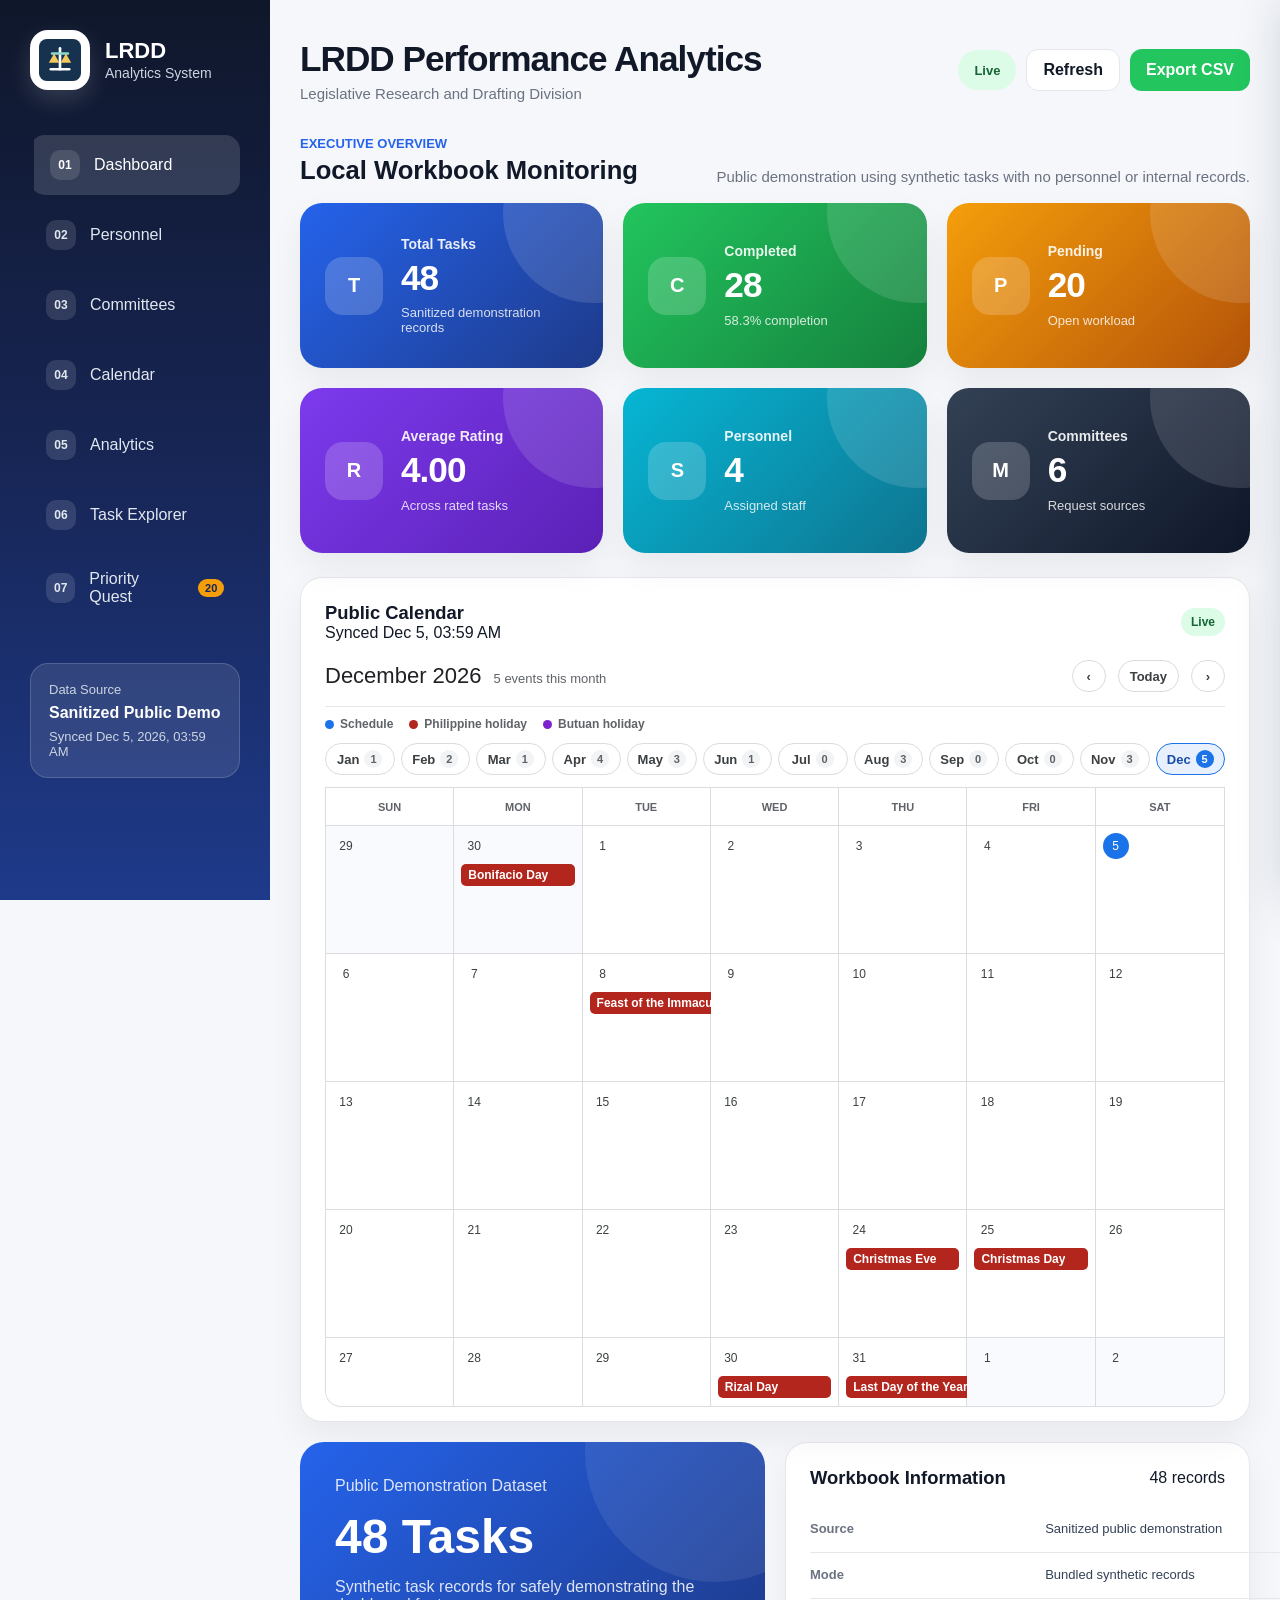
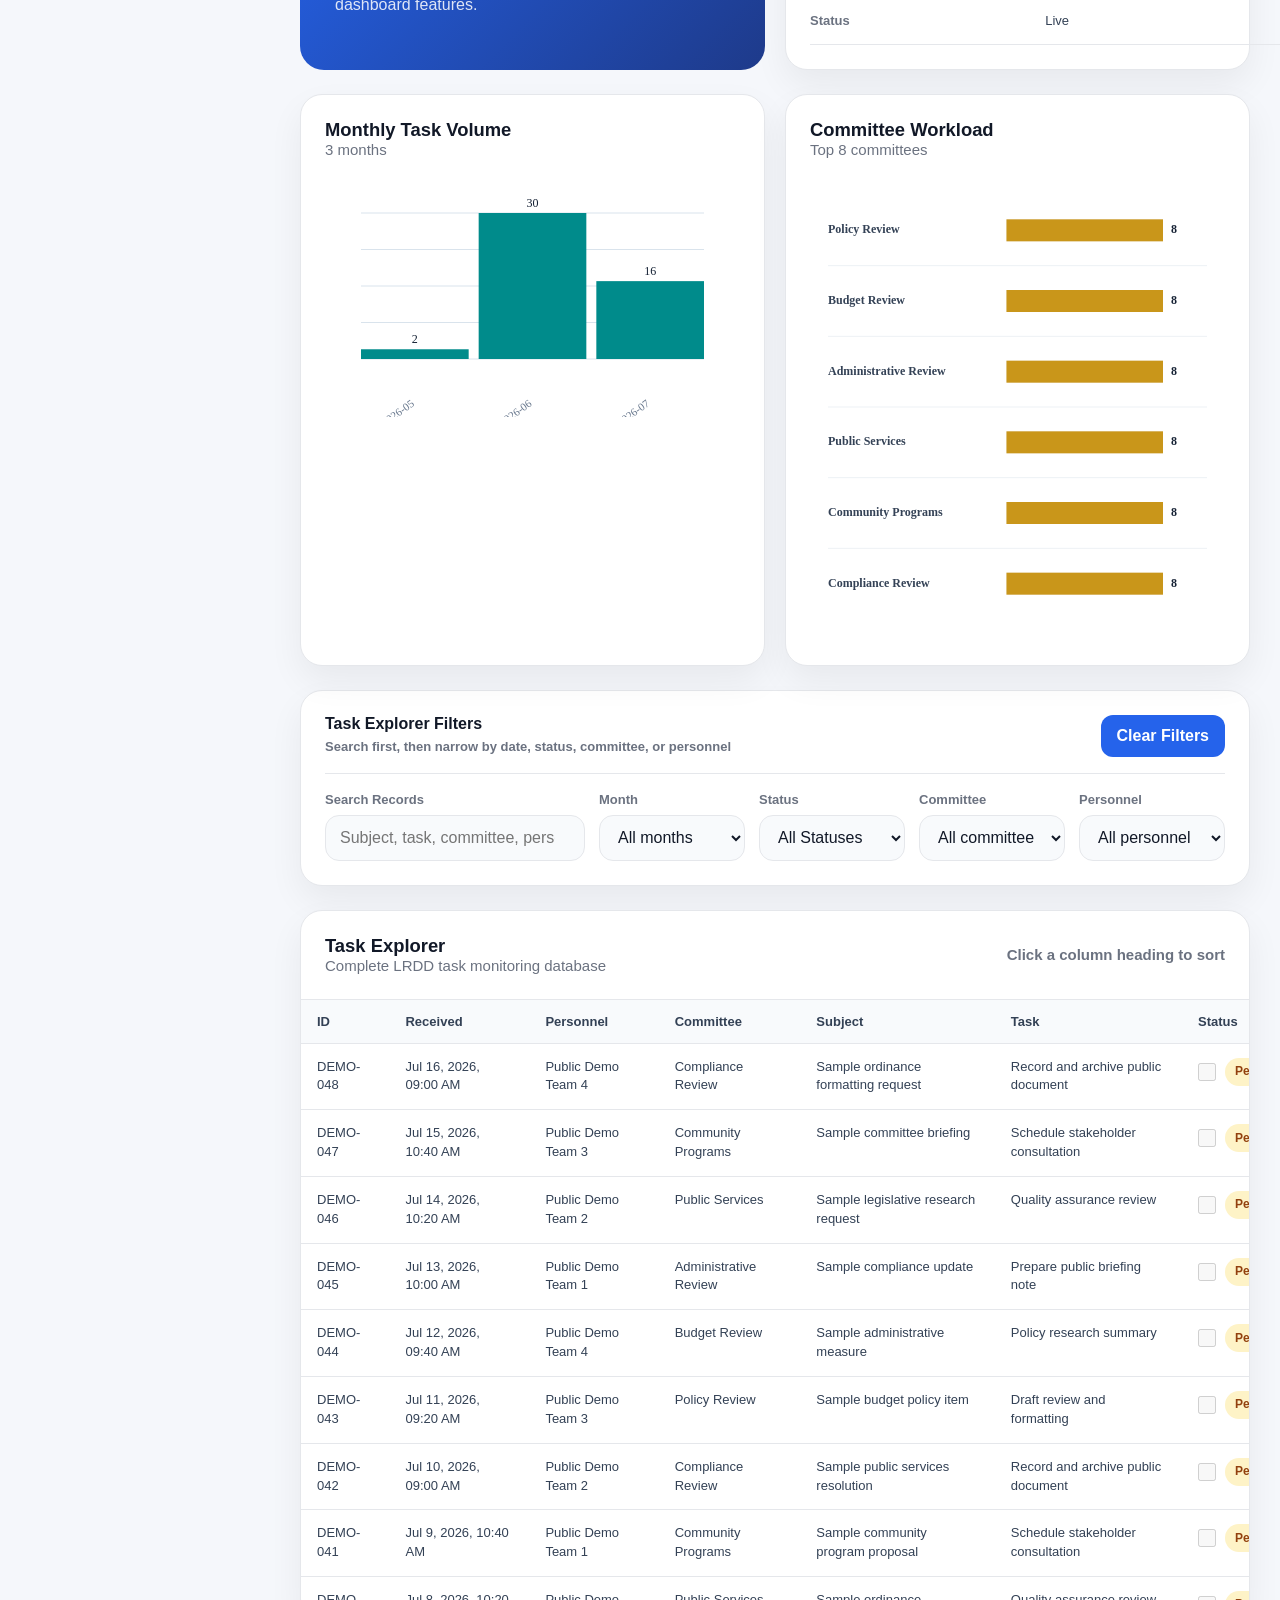
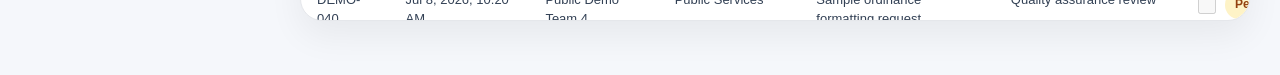
<file: index.html>
<!DOCTYPE html>
<html lang="en">
<head>
    <meta charset="UTF-8">
    <meta name="viewport" content="width=device-width, initial-scale=1.0">
    <title>LRDD Performance Analytics System</title>
    <link rel="stylesheet" href="css/style.css">
</head>
<body>
    <div class="app-container">
        <aside class="sidebar">
            <div class="brand">
                <div class="brand-logo">
                    <img src="assets/lrdd-logo.svg" alt="LRDD">
                </div>
                <div class="brand-text">
                    <h3>LRDD</h3>
                    <span>Analytics System</span>
                </div>
            </div>

            <nav class="sidebar-menu">
                <ul>
                    <li class="active"><a href="#dashboard"><span class="nav-icon">01</span><span>Dashboard</span></a></li>
                    <li><a href="#personnel"><span class="nav-icon">02</span><span>Personnel</span></a></li>
                    <li><a href="#committee"><span class="nav-icon">03</span><span>Committees</span></a></li>
                    <li><a href="#calendar"><span class="nav-icon">04</span><span>Calendar</span></a></li>
                    <li><a href="#analytics"><span class="nav-icon">05</span><span>Analytics</span></a></li>
                    <li><a href="#tasks"><span class="nav-icon">06</span><span>Task Explorer</span></a></li>
                    <li class="quest-nav-item">
                        <button id="priorityQuestBtn" type="button" aria-controls="priorityQuestPanel" aria-expanded="false">
                            <span class="nav-icon">07</span>
                            <span>Priority Quest</span>
                            <small id="priorityQuestBadge">0</small>
                        </button>
                    </li>
                </ul>
            </nav>

            <div class="sidebar-source">
                <small>Data Source</small>
                <strong>Sanitized Public Demo</strong>
                <span id="lastUpdated">Waiting for data</span>
            </div>
        </aside>

        <main class="main-content">
            <header class="topbar">
                <div class="page-title">
                    <h1>LRDD Performance Analytics</h1>
                    <p>Legislative Research and Drafting Division</p>
                </div>

                <div class="top-actions">
                    <span id="statusBadge" class="status-badge loading">Loading</span>
                    <button id="refreshBtn" type="button" class="btn btn-light">Refresh</button>
                    <button id="exportBtn" type="button" class="btn btn-success">Export CSV</button>
                </div>
            </header>

            <section id="dashboard" class="dashboard-section">
                <div class="section-heading">
                    <div>
                        <span class="section-kicker">Executive Overview</span>
                        <h2>Local Workbook Monitoring</h2>
                    </div>
                    <p>Public demonstration using synthetic tasks with no personnel or internal records.</p>
                </div>

                <div class="kpi-grid">
                    <article class="kpi-card primary">
                        <div class="kpi-icon">T</div>
                        <div class="kpi-content">
                            <h6>Total Tasks</h6>
                            <h2 id="totalTasks">0</h2>
                            <small>Sanitized demonstration records</small>
                        </div>
                    </article>

                    <article class="kpi-card success">
                        <div class="kpi-icon">C</div>
                        <div class="kpi-content">
                            <h6>Completed</h6>
                            <h2 id="completedTasks">0</h2>
                            <small id="completionRate">0.0% completion</small>
                        </div>
                    </article>

                    <article class="kpi-card warning">
                        <div class="kpi-icon">P</div>
                        <div class="kpi-content">
                            <h6>Pending</h6>
                            <h2 id="pendingTasks">0</h2>
                            <small>Open workload</small>
                        </div>
                    </article>

                    <article class="kpi-card purple">
                        <div class="kpi-icon">R</div>
                        <div class="kpi-content">
                            <h6>Average Rating</h6>
                            <h2 id="averageRating">0.00</h2>
                            <small>Across rated tasks</small>
                        </div>
                    </article>

                    <article id="personnel" class="kpi-card cyan">
                        <div class="kpi-icon">S</div>
                        <div class="kpi-content">
                            <h6>Personnel</h6>
                            <h2 id="personnelCount">0</h2>
                            <small>Assigned staff</small>
                        </div>
                    </article>

                    <article id="committee" class="kpi-card dark">
                        <div class="kpi-icon">M</div>
                        <div class="kpi-content">
                            <h6>Committees</h6>
                            <h2 id="committeeCount">0</h2>
                            <small>Request sources</small>
                        </div>
                    </article>
                </div>
            </section>

            <section id="calendar" class="calendar-band">
                <div class="score-card">
                    <span>Public Demonstration Dataset</span>
                    <h2 id="calendarTaskTotal">Demo Tasks</h2>
                    <p>Synthetic task records for safely demonstrating the dashboard features.</p>
                </div>

                <div class="dashboard-widget">
                    <div class="widget-title">
                        <h3>Workbook Information</h3>
                        <span id="resultCount">0 records</span>
                    </div>
                    <table class="info-table">
                        <tr><td>Source</td><td>Sanitized public demonstration</td></tr>
                        <tr><td>Mode</td><td>Bundled synthetic records</td></tr>
                        <tr><td>Status</td><td id="calendarStatus">Loading</td></tr>
                    </table>
                </div>

                <div class="dashboard-widget schedule-widget">
                    <div class="widget-title">
                        <div>
                            <h3>Public Calendar</h3>
                            <span id="scheduleUpdated">Refreshes every minute</span>
                        </div>
                        <span id="scheduleStatus" class="mini-status loading">Loading</span>
                    </div>

                    <div class="google-calendar-toolbar">
                        <div>
                            <strong id="scheduleMonthLabel">Calendar</strong>
                            <span id="scheduleCount">0 events</span>
                        </div>
                        <div class="calendar-nav">
                            <button id="schedulePrevMonth" type="button" aria-label="Previous month">&lsaquo;</button>
                            <button id="scheduleTodayBtn" type="button">Today</button>
                            <button id="scheduleNextMonth" type="button" aria-label="Next month">&rsaquo;</button>
                        </div>
                    </div>

                    <div class="calendar-legend" aria-label="Calendar event legend">
                        <span><i class="legend-dot schedule"></i>Schedule</span>
                        <span><i class="legend-dot national"></i>Philippine holiday</span>
                        <span><i class="legend-dot local"></i>Butuan holiday</span>
                    </div>

                    <div id="scheduleMonthTabs" class="calendar-month-tabs" aria-label="Calendar months"></div>

                    <div id="scheduleList" class="schedule-list">
                        <div class="empty">Loading calendar...</div>
                    </div>

                </div>
            </section>

            <section id="analytics" class="analytics-grid">
                <div class="card-panel">
                    <div class="panel-heading">
                        <div>
                            <h3>Monthly Task Volume</h3>
                            <span id="monthCount">0 months</span>
                        </div>
                    </div>
                    <canvas id="monthlyChart" height="240"></canvas>
                </div>

                <div class="card-panel">
                    <div class="panel-heading">
                        <div>
                            <h3>Committee Workload</h3>
                            <span>Top 8 committees</span>
                        </div>
                    </div>
                    <canvas id="committeeChart" height="460" role="img" aria-label="Top eight committees by number of tasks"></canvas>
                </div>
            </section>

            <section id="filters" class="card-panel filter-panel">
                <div class="filter-heading">
                    <div>
                        <h3>Task Explorer Filters</h3>
                        <span>Search first, then narrow by date, status, committee, or personnel</span>
                    </div>
                    <button id="clearFiltersBtn" type="button" class="btn btn-primary">Clear Filters</button>
                </div>

                <div class="filter-grid">
                    <label class="filter-search">
                        <span>Search Records</span>
                        <input id="searchInput" type="search" placeholder="Subject, task, committee, personnel, remarks">
                    </label>

                    <label>
                        <span>Month</span>
                        <select id="monthFilter">
                            <option value="">All Months</option>
                        </select>
                    </label>

                    <label>
                        <span>Status</span>
                        <select id="statusFilter">
                            <option value="">All Statuses</option>
                            <option value="completed">Completed</option>
                            <option value="pending">Pending</option>
                        </select>
                    </label>

                    <label>
                        <span>Committee</span>
                        <select id="committeeFilter">
                            <option value="">All Committees</option>
                        </select>
                    </label>

                    <label>
                        <span>Personnel</span>
                        <select id="personnelFilter">
                            <option value="">All Personnel</option>
                        </select>
                    </label>
                </div>
            </section>

            <section id="tasks" class="card-panel table-panel">
                <div class="panel-heading">
                    <div>
                        <h3>Task Explorer</h3>
                        <span>Complete LRDD task monitoring database</span>
                    </div>
                    <span class="table-hint">Click a column heading to sort</span>
                </div>

                <div class="table-wrap">
                    <table>
                        <thead>
                            <tr>
                                <th data-sort="taskID">ID</th>
                                <th data-sort="received">Received</th>
                                <th data-sort="personnel">Personnel</th>
                                <th data-sort="committee">Committee</th>
                                <th data-sort="subject">Subject</th>
                                <th data-sort="task">Task</th>
                                <th data-sort="completed">Status</th>
                                <th data-sort="duration">Duration</th>
                                <th data-sort="rating">Rating</th>
                            </tr>
                        </thead>
                        <tbody id="taskTableBody">
                            <tr>
                                <td colspan="9" class="empty">Loading Google Sheet data...</td>
                            </tr>
                        </tbody>
                    </table>
                </div>
            </section>
        </main>

        <div id="priorityQuestOverlay" class="quest-overlay" hidden></div>
        <aside id="priorityQuestPanel" class="priority-quest-panel" aria-hidden="true" aria-labelledby="priorityQuestTitle">
            <div class="quest-panel-header">
                <div>
                    <span class="quest-eyebrow">Eisenhower Matrix</span>
                    <h2 id="priorityQuestTitle">Priority Quest</h2>
                    <p>Based on the current Task Explorer results</p>
                </div>
                <button id="priorityQuestClose" type="button" class="quest-close" aria-label="Close Priority Quest">&times;</button>
            </div>

            <div id="priorityQuestHero" class="quest-hero" aria-live="polite">
                <span class="quest-level">Next best action</span>
                <h3>Loading your quest...</h3>
            </div>

            <div id="priorityMatrix" class="priority-matrix"></div>

            <p class="quest-method">Deadlines are ranked first: overdue, due within 3 days, due within 7 days, then later or undated work. Importance breaks ties in favor of legislative, legal, policy, and budget work.</p>
        </aside>
    </div>

    <script src="data/local-data.js?v=20260716-1328"></script>
    <script src="js/app-1.js?v=20260716-1346"></script>
    <script src="js/app-2.js?v=20260716-1340"></script>
    <script src="js/app-3.js?v=20260716-1340"></script>
    <script src="js/app-4.js?v=20260716-1340"></script>
</body>
</html>
</file>
<file: css/style.css>
:root {
    --primary: #2563eb;
    --primary-light: #3b82f6;
    --primary-dark: #1e3a8a;
    --success: #22c55e;
    --warning: #f59e0b;
    --danger: #ef4444;
    --purple: #7c3aed;
    --cyan: #06b6d4;
    --white: #ffffff;
    --background: #f5f7fb;
    --surface: #ffffff;
    --surface-2: #f8fafc;
    --border: #e5e7eb;
    --text: #111827;
    --text-light: #6b7280;
    --sidebar: #0f172a;
    --sidebar-hover: #1e293b;
    --sidebar-width: 270px;
    --radius: 18px;
    --radius-sm: 12px;
    --shadow: 0 15px 35px rgba(0, 0, 0, .06);
    --shadow-hover: 0 20px 40px rgba(37, 99, 235, .18);
    --transition: .3s ease;
}

* {
    box-sizing: border-box;
    margin: 0;
    padding: 0;
}

html {
    scroll-behavior: smooth;
}

body {
    min-height: 100vh;
    overflow-x: hidden;
    background: var(--background);
    color: var(--text);
    font-family: "Segoe UI", Arial, sans-serif;
}

button,
input,
select {
    font: inherit;
}

button,
select,
input {
    border: 0;
}

a {
    color: inherit;
    text-decoration: none;
}

ul {
    list-style: none;
}

.app-container {
    display: flex;
    min-height: 100vh;
}

.sidebar {
    position: fixed;
    inset: 0 auto 0 0;
    width: var(--sidebar-width);
    overflow-y: auto;
    z-index: 10;
    padding: 30px;
    color: var(--white);
    background: linear-gradient(180deg, #0f172a, #172554, #1e3a8a);
}

.brand {
    display: flex;
    align-items: center;
    gap: 15px;
    margin-bottom: 45px;
}

.brand-logo {
    width: 60px;
    height: 60px;
    border-radius: 18px;
    background: var(--white);
    display: flex;
    align-items: center;
    justify-content: center;
    box-shadow: 0 10px 25px rgba(255, 255, 255, .15);
}

.brand-logo img {
    width: 42px;
    height: 42px;
}

.brand h3 {
    font-size: 22px;
    font-weight: 800;
}

.brand span {
    color: #cbd5e1;
    font-size: 14px;
}

.sidebar-menu ul {
    display: flex;
    flex-direction: column;
    gap: 10px;
}

.sidebar-menu li {
    overflow: hidden;
    border-radius: 15px;
}

.sidebar-menu a {
    display: flex;
    align-items: center;
    gap: 14px;
    padding: 15px 16px;
    color: #e2e8f0;
    transition: var(--transition);
}

.sidebar-menu button {
    width: 100%;
    display: flex;
    align-items: center;
    gap: 14px;
    padding: 15px 16px;
    border-radius: 15px;
    background: transparent;
    color: #e2e8f0;
    text-align: left;
    cursor: pointer;
    transition: var(--transition);
}

.sidebar-menu button:hover,
.sidebar-menu button[aria-expanded="true"] {
    color: var(--white);
    background: rgba(255, 255, 255, .14);
    transform: translateX(4px);
}

.quest-nav-item small {
    min-width: 24px;
    margin-left: auto;
    padding: 3px 7px;
    border-radius: 999px;
    background: #f59e0b;
    color: #172554;
    font-size: 11px;
    font-weight: 900;
    text-align: center;
}

.sidebar-menu li.active a,
.sidebar-menu a:hover {
    color: var(--white);
    background: rgba(255, 255, 255, .14);
    transform: translateX(4px);
}

.nav-icon {
    width: 30px;
    height: 30px;
    border-radius: 10px;
    display: grid;
    place-items: center;
    background: rgba(255, 255, 255, .12);
    font-size: 12px;
    font-weight: 800;
}

.sidebar-source {
    margin-top: 42px;
    display: grid;
    gap: 7px;
    padding: 18px;
    border-radius: 18px;
    background: rgba(255, 255, 255, .1);
    border: 1px solid rgba(255, 255, 255, .16);
}

.sidebar-source small,
.sidebar-source span {
    color: #cbd5e1;
    font-size: 13px;
}

.main-content {
    width: calc(100% - var(--sidebar-width));
    margin-left: var(--sidebar-width);
    padding: 30px;
}

.quest-overlay {
    position: fixed;
    inset: 0;
    z-index: 80;
    background: rgba(15, 23, 42, .45);
    opacity: 0;
    transition: opacity .22s ease;
}

.quest-overlay.visible {
    opacity: 1;
}

.priority-quest-panel {
    position: fixed;
    z-index: 90;
    inset: 0 0 0 auto;
    width: min(520px, 100vw);
    overflow-y: auto;
    padding: 26px;
    background: #f8fafc;
    box-shadow: -18px 0 48px rgba(15, 23, 42, .2);
    transform: translateX(105%);
    transition: transform .28s ease;
}

.priority-quest-panel.open {
    transform: translateX(0);
}

.quest-panel-header {
    display: flex;
    align-items: flex-start;
    justify-content: space-between;
    gap: 20px;
    margin-bottom: 18px;
}

.quest-panel-header h2 {
    margin: 3px 0 4px;
    color: #172554;
    font-size: 1.65rem;
}

.quest-panel-header p,
.quest-method {
    color: #64748b;
    font-size: 12px;
    line-height: 1.5;
}

.quest-eyebrow,
.quest-level {
    color: #7c3aed;
    font-size: 11px;
    font-weight: 900;
    letter-spacing: .09em;
    text-transform: uppercase;
}

.quest-close {
    width: 38px;
    height: 38px;
    flex: 0 0 auto;
    border-radius: 12px;
    background: #e2e8f0;
    color: #334155;
    cursor: pointer;
    font-size: 24px;
    line-height: 1;
}

.quest-hero {
    padding: 22px;
    border-radius: 20px;
    background: linear-gradient(135deg, #172554, #312e81 58%, #6d28d9);
    box-shadow: 0 18px 36px rgba(49, 46, 129, .24);
    color: #fff;
}

.quest-hero .quest-level {
    color: #ddd6fe;
}

.quest-hero h3 {
    margin: 9px 0 8px;
    font-size: 1.15rem;
    line-height: 1.35;
}

.quest-subject {
    padding: 10px 12px;
    border-radius: 12px;
    background: rgba(15, 23, 42, .22);
}

.quest-subject > span {
    display: block;
    margin-bottom: 3px;
    color: #a5b4fc;
    font-size: 10px;
    font-weight: 900;
    letter-spacing: .07em;
    text-transform: uppercase;
}

.quest-subject p {
    margin: 0;
    color: #fff;
    font-size: 13px;
    font-weight: 650;
    line-height: 1.45;
}

.quest-reason {
    margin-top: 14px;
    padding: 10px 12px;
    border: 1px solid rgba(255, 255, 255, .14);
    border-radius: 12px;
    background: rgba(255, 255, 255, .09);
    color: #ede9fe;
    font-size: 12px;
    line-height: 1.45;
}

.quest-meta {
    display: grid;
    grid-template-columns: repeat(3, minmax(0, 1fr));
    gap: 8px;
    margin-top: 14px;
}

.quest-meta div {
    min-width: 0;
}

.quest-meta dt {
    margin-bottom: 3px;
    color: #a5b4fc;
    font-size: 10px;
    font-weight: 800;
    text-transform: uppercase;
}

.quest-meta dd {
    overflow: hidden;
    color: #fff;
    font-size: 12px;
    font-weight: 700;
    text-overflow: ellipsis;
    white-space: nowrap;
}

.priority-matrix {
    display: grid;
    grid-template-columns: repeat(2, minmax(0, 1fr));
    align-items: start;
    gap: 12px;
    margin: 18px 0;
}

.matrix-quadrant {
    overflow: hidden;
    border: 1px solid #e2e8f0;
    border-radius: 16px;
    background: #fff;
}

.matrix-heading {
    display: flex;
    align-items: center;
    justify-content: space-between;
    gap: 12px;
    padding: 14px 16px;
    border-left: 5px solid #94a3b8;
}

.matrix-quadrant.do .matrix-heading { border-left-color: #dc2626; background: #fef2f2; }
.matrix-quadrant.schedule .matrix-heading { border-left-color: #2563eb; background: #eff6ff; }
.matrix-quadrant.delegate .matrix-heading { border-left-color: #f59e0b; background: #fffbeb; }
.matrix-quadrant.defer .matrix-heading { border-left-color: #64748b; background: #f8fafc; }

.matrix-heading span {
    color: #64748b;
    font-size: 10px;
    font-weight: 900;
    letter-spacing: .08em;
    text-transform: uppercase;
}

.matrix-heading h3 {
    margin: 2px 0;
    color: #1e293b;
    font-size: 15px;
}

.matrix-heading p {
    color: #64748b;
    font-size: 11px;
}

.matrix-heading strong {
    min-width: 34px;
    height: 34px;
    display: grid;
    place-items: center;
    border-radius: 50%;
    background: #fff;
    color: #1e293b;
    box-shadow: 0 3px 10px rgba(15, 23, 42, .08);
}

.matrix-task-list {
    display: grid;
    gap: 0;
    padding: 0 16px;
}

.matrix-task {
    padding: 12px 0;
    border-top: 1px solid #eef2f7;
}

.matrix-task:first-child {
    border-top: 0;
}

.matrix-task > span {
    color: #7c3aed;
    font-size: 10px;
    font-weight: 900;
}

.matrix-task h4 {
    margin: 3px 0 4px;
    color: #334155;
    font-size: 12px;
    line-height: 1.35;
}

.matrix-task p,
.matrix-empty,
.matrix-more {
    color: #64748b;
    font-size: 11px;
    line-height: 1.4;
}

.matrix-task .matrix-task-subject {
    margin-bottom: 5px;
    color: #475569;
}

.matrix-task-subject strong {
    color: #1e293b;
}

.matrix-task .matrix-task-deadline {
    margin-bottom: 3px;
    color: #b91c1c;
    font-weight: 750;
}

.matrix-task-deadline strong {
    color: #7f1d1d;
}

.matrix-empty,
.matrix-more {
    padding: 12px 0;
}

.matrix-more {
    border-top: 1px solid #eef2f7;
    font-weight: 800;
}

.topbar {
    min-height: 80px;
    display: flex;
    align-items: center;
    justify-content: space-between;
    gap: 18px;
    margin-bottom: 24px;
}

.page-title {
    display: flex;
    flex-direction: column;
    gap: 6px;
}

.page-title h1 {
    font-size: 2.2rem;
    font-weight: 800;
    letter-spacing: -1px;
}

.page-title p,
.section-heading p,
.panel-heading span {
    color: var(--text-light);
    font-size: 15px;
}

.top-actions {
    display: flex;
    align-items: center;
    justify-content: flex-end;
    flex-wrap: wrap;
    gap: 10px;
}

.btn {
    min-height: 42px;
    padding: 0 16px;
    border-radius: 12px;
    cursor: pointer;
    font-weight: 700;
    transition: var(--transition);
}

.btn:hover {
    transform: translateY(-2px);
    box-shadow: var(--shadow-hover);
}

.btn-light {
    background: var(--white);
    color: var(--text);
    border: 1px solid var(--border);
}

.btn-success {
    background: var(--success);
    color: var(--white);
}

.btn-primary {
    background: var(--primary);
    color: var(--white);
}

.status-badge {
    display: inline-flex;
    align-items: center;
    min-height: 40px;
    padding: 0 16px;
    border-radius: 999px;
    font-size: 13px;
    font-weight: 800;
}

.status-badge.loading {
    background: #fef3c7;
    color: #92400e;
}

.status-badge.online {
    background: #dcfce7;
    color: #166534;
}

.status-badge.offline {
    background: #fee2e2;
    color: #991b1b;
}

.dashboard-section,
.analytics-grid,
.calendar-band,
.filter-panel,
.table-panel {
    margin-bottom: 24px;
}

.section-heading {
    display: flex;
    justify-content: space-between;
    gap: 20px;
    align-items: end;
    margin-bottom: 18px;
}

.section-kicker {
    color: var(--primary);
    font-size: 13px;
    font-weight: 800;
    text-transform: uppercase;
}

.section-heading h2 {
    margin-top: 4px;
    font-size: 1.6rem;
}

.kpi-grid {
    display: grid;
    grid-template-columns: repeat(3, minmax(180px, 1fr));
    gap: 20px;
}

.kpi-card {
    position: relative;
    overflow: hidden;
    isolation: isolate;
    min-height: 165px;
    border-radius: 22px;
    padding: 25px;
    color: var(--white);
    box-shadow: var(--shadow);
    display: flex;
    align-items: center;
    gap: 18px;
    transition: var(--transition);
}

.kpi-card::after {
    content: "";
    position: absolute;
    width: 180px;
    height: 180px;
    right: -80px;
    top: -80px;
    border-radius: 50%;
    background: rgba(255, 255, 255, .12);
    z-index: 0;
}

.kpi-card > * {
    position: relative;
    z-index: 1;
}

.kpi-card:hover {
    transform: translateY(-8px) scale(1.015);
}

.kpi-card.primary {
    background: linear-gradient(135deg, #2563eb, #1e3a8a);
}

.kpi-card.success {
    background: linear-gradient(135deg, #22c55e, #15803d);
}

.kpi-card.warning {
    background: linear-gradient(135deg, #f59e0b, #b45309);
}

.kpi-card.purple {
    background: linear-gradient(135deg, #7c3aed, #5b21b6);
}

.kpi-card.cyan {
    background: linear-gradient(135deg, #06b6d4, #0e7490);
}

.kpi-card.dark {
    background: linear-gradient(135deg, #334155, #0f172a);
}

.kpi-icon {
    width: 58px;
    height: 58px;
    flex: 0 0 auto;
    display: grid;
    place-items: center;
    border-radius: 18px;
    background: rgba(255, 255, 255, .18);
    font-weight: 900;
    font-size: 20px;
}

.kpi-content h6 {
    margin-bottom: 8px;
    font-size: 14px;
    opacity: .9;
}

.kpi-content h2 {
    font-size: 2.2rem;
    line-height: 1;
    letter-spacing: -1px;
}

.kpi-content small {
    display: block;
    margin-top: 10px;
    color: rgba(255, 255, 255, .82);
    font-size: 13px;
}

.analytics-grid {
    display: grid;
    grid-template-columns: minmax(0, 1fr) minmax(0, 1fr);
    gap: 20px;
}

.calendar-band {
    display: grid;
    grid-template-columns: minmax(260px, 1fr) minmax(260px, 1fr);
    gap: 20px;
    align-items: stretch;
}

.score-card {
    position: relative;
    overflow: hidden;
    border-radius: 24px;
    padding: 35px;
    color: var(--white);
    background: linear-gradient(135deg, #2563eb, #1e3a8a);
}

.score-card::before {
    content: "";
    position: absolute;
    width: 260px;
    height: 260px;
    border-radius: 50%;
    background: rgba(255, 255, 255, .08);
    top: -120px;
    right: -80px;
}

.score-card span,
.score-card p {
    color: rgba(255, 255, 255, .85);
}

.score-card h2 {
    position: relative;
    margin: 14px 0;
    font-size: 3rem;
    font-weight: 900;
}

.card-panel,
.dashboard-widget {
    background: var(--surface);
    border: 1px solid var(--border);
    border-radius: 22px;
    padding: 24px;
    box-shadow: var(--shadow);
}

.panel-heading,
.widget-title {
    display: flex;
    justify-content: space-between;
    align-items: center;
    gap: 16px;
    margin-bottom: 18px;
}

.panel-heading h3,
.widget-title h3 {
    font-size: 1.15rem;
    font-weight: 800;
}

.info-table {
    width: 100%;
    border-collapse: collapse;
}

.info-table td {
    padding: 13px 0;
    border-bottom: 1px solid var(--border);
}

.info-table td:first-child {
    color: var(--text-light);
    font-weight: 700;
}

.schedule-widget {
    grid-column: 1 / -1;
    grid-row: 1;
    padding-bottom: 14px;
}

.mini-status {
    display: inline-flex;
    align-items: center;
    min-height: 28px;
    padding: 0 10px;
    border-radius: 999px;
    font-size: 12px;
    font-weight: 900;
}

.mini-status.loading {
    background: #fef3c7;
    color: #92400e;
}

.mini-status.online {
    background: #dcfce7;
    color: #166534;
}

.mini-status.offline {
    background: #fee2e2;
    color: #991b1b;
}

.google-calendar-toolbar {
    display: flex;
    justify-content: space-between;
    align-items: center;
    gap: 14px;
    padding: 0 0 14px;
    margin-bottom: 0;
    border-bottom: 1px solid var(--border);
    color: #5f6368;
    font-size: 13px;
}

.google-calendar-toolbar > div {
    display: flex;
    align-items: baseline;
    gap: 12px;
    flex-wrap: wrap;
}

.google-calendar-toolbar strong {
    color: #202124;
    font-size: 22px;
    font-weight: 500;
}

.calendar-nav {
    display: inline-flex;
    align-items: center;
    gap: 6px;
}

.calendar-nav button,
.calendar-month-tab {
    min-height: 32px;
    border: 1px solid #dadce0;
    border-radius: 999px;
    background: #fff;
    color: #3c4043;
    cursor: pointer;
    font-size: 13px;
    font-weight: 700;
    transition: var(--transition);
}

.calendar-nav button {
    min-width: 34px;
    padding: 0 11px;
}

.calendar-nav button:hover,
.calendar-month-tab:hover,
.calendar-month-tab.active {
    border-color: #1a73e8;
    background: #e8f0fe;
    color: #174ea6;
}

.calendar-month-tabs {
    display: grid;
    grid-template-columns: repeat(12, minmax(58px, 1fr));
    gap: 6px;
    padding: 12px 0;
}

.calendar-month-tab {
    display: inline-flex;
    align-items: center;
    justify-content: center;
    gap: 5px;
    padding: 0 8px;
}

.calendar-month-tab small {
    min-width: 18px;
    min-height: 18px;
    display: inline-flex;
    align-items: center;
    justify-content: center;
    border-radius: 999px;
    background: #f1f3f4;
    color: #5f6368;
    font-size: 11px;
    font-weight: 800;
}

.calendar-month-tab.active small {
    background: #1a73e8;
    color: #fff;
}

.calendar-legend {
    display: flex;
    align-items: center;
    flex-wrap: wrap;
    gap: 8px 16px;
    padding-top: 10px;
    color: #5f6368;
    font-size: 12px;
    font-weight: 700;
}

.calendar-legend span {
    display: inline-flex;
    align-items: center;
    gap: 6px;
}

.legend-dot {
    width: 9px;
    height: 9px;
    border-radius: 50%;
    background: #1a73e8;
}

.legend-dot.national {
    background: #b3261e;
}

.legend-dot.local {
    background: #7e22ce;
}

.schedule-list {
    display: grid;
    grid-template-columns: repeat(7, minmax(96px, 1fr));
    gap: 0;
    max-height: 620px;
    overflow: auto;
    padding-right: 0;
    border: 1px solid #dadce0;
    border-top: 0;
    border-radius: 0 0 16px 16px;
    background: #fff;
}

.calendar-weekday {
    min-height: 38px;
    display: flex;
    align-items: center;
    justify-content: center;
    border-top: 1px solid #dadce0;
    border-right: 1px solid #dadce0;
    background: #ffffff;
    color: #5f6368;
    font-size: 11px;
    font-weight: 700;
    text-transform: uppercase;
}

.calendar-weekday:nth-child(7) {
    border-right: 0;
}

.calendar-day {
    position: relative;
    min-height: 128px;
    padding: 7px 7px 8px;
    border-top: 1px solid #dadce0;
    border-right: 1px solid #dadce0;
    background: #fff;
    overflow: visible;
}

.calendar-day:nth-child(7n) {
    border-right: 0;
}

.calendar-day.outside {
    background: #f8fafd;
    color: #9aa0a6;
}

.calendar-day.today .calendar-day-number {
    background: #1a73e8;
    color: #fff;
}

.calendar-day-number {
    width: 26px;
    height: 26px;
    display: inline-flex;
    align-items: center;
    justify-content: center;
    border-radius: 999px;
    color: #3c4043;
    font-size: 12px;
    font-weight: 500;
}

.calendar-events {
    display: grid;
    gap: 4px;
    margin-top: 5px;
}

.calendar-event {
    position: relative;
    min-height: 22px;
    display: flex;
    align-items: center;
    gap: 6px;
    padding: 0 7px;
    border-radius: 5px;
    background: #1a73e8;
    color: #fff;
    font-size: 12px;
    font-weight: 600;
    line-height: 1.2;
    cursor: pointer;
}

.calendar-event-label {
    min-width: 0;
    overflow: hidden;
    white-space: nowrap;
    text-overflow: ellipsis;
}

.calendar-event:nth-child(2n) {
    background: #188038;
}

.calendar-event:nth-child(3n) {
    background: #f9ab00;
    color: #202124;
}

.calendar-event.holiday-national {
    background: #b3261e;
    color: #fff;
}

.calendar-event.holiday-local {
    background: #7e22ce;
    color: #fff;
}

.calendar-event.holiday-working {
    border: 1px solid #b3261e;
    background: #fce8e6;
    color: #8c1d18;
}

.calendar-event.holiday-national .calendar-event-popover strong,
.calendar-event.holiday-working .calendar-event-popover strong {
    color: #b3261e;
}

.calendar-event.holiday-local .calendar-event-popover strong {
    color: #7e22ce;
}

.calendar-event:focus-visible {
    outline: 2px solid #1a73e8;
    outline-offset: 2px;
}

.calendar-event-popover {
    position: absolute;
    z-index: 60;
    left: 0;
    top: 26px;
    min-width: 260px;
    max-width: 360px;
    padding: 12px 14px;
    border: 1px solid #dadce0;
    border-radius: 12px;
    background: #fff;
    box-shadow: 0 12px 32px rgba(60, 64, 67, .24);
    color: #202124;
    white-space: normal;
    opacity: 0;
    pointer-events: none;
    transform: translateY(-4px);
    transition: opacity .16s ease, transform .16s ease;
}

.calendar-event:hover .calendar-event-popover,
.calendar-event:focus .calendar-event-popover,
.calendar-event:focus-within .calendar-event-popover {
    opacity: 1;
    pointer-events: auto;
    transform: translateY(0);
}

.calendar-day:nth-child(7n) .calendar-event-popover {
    right: 0;
    left: auto;
}

.calendar-event-popover strong {
    display: block;
    margin-bottom: 6px;
    color: #1a73e8;
    font-size: 12px;
    font-weight: 800;
}

.calendar-event-popover p {
    margin: 0;
    color: #3c4043;
    font-size: 13px;
    font-weight: 600;
    line-height: 1.4;
}

.calendar-more {
    position: relative;
    color: #5f6368;
    font-size: 12px;
    font-weight: 600;
    padding-left: 6px;
    cursor: pointer;
    width: max-content;
    max-width: 100%;
}

.calendar-more:focus-visible {
    outline: 2px solid #1a73e8;
    outline-offset: 2px;
    border-radius: 4px;
}

.calendar-more-popover {
    position: absolute;
    z-index: 50;
    left: 0;
    top: 22px;
    min-width: 280px;
    max-width: 360px;
    max-height: 300px;
    overflow: auto;
    padding: 14px;
    border: 1px solid #dadce0;
    border-radius: 12px;
    background: #fff;
    box-shadow: 0 12px 32px rgba(60, 64, 67, .24);
    color: #202124;
    opacity: 0;
    pointer-events: none;
    transform: translateY(-4px);
    transition: opacity .16s ease, transform .16s ease;
}

.calendar-more:hover .calendar-more-popover,
.calendar-more:focus .calendar-more-popover,
.calendar-more:focus-within .calendar-more-popover {
    opacity: 1;
    pointer-events: auto;
    transform: translateY(0);
}

.calendar-day:nth-child(7n) .calendar-more-popover {
    right: 0;
    left: auto;
}

.calendar-more-popover strong {
    display: block;
    margin-bottom: 10px;
    color: #202124;
    font-size: 14px;
    font-weight: 700;
}

.calendar-popover-event {
    display: grid;
    gap: 3px;
    padding: 8px 0;
    border-top: 1px solid #f1f3f4;
}

.calendar-popover-event:first-of-type {
    border-top: 0;
}

.calendar-popover-event span {
    color: #1a73e8;
    font-size: 12px;
    font-weight: 700;
}

.calendar-popover-event p {
    margin: 0;
    color: #3c4043;
    font-size: 13px;
    line-height: 1.35;
}

canvas {
    width: 100%;
    max-width: 100%;
    border-radius: var(--radius-sm);
}

.filter-panel {
    display: grid;
    gap: 18px;
}

.filter-heading {
    display: flex;
    align-items: flex-start;
    justify-content: space-between;
    gap: 16px;
    padding-bottom: 16px;
    border-bottom: 1px solid var(--border);
}

.filter-heading h3 {
    margin-bottom: 4px;
    color: var(--text);
    font-size: 1rem;
}

.filter-heading span,
.table-hint {
    color: var(--text-light);
    font-size: 13px;
    font-weight: 700;
}

.filter-grid {
    display: grid;
    grid-template-columns: minmax(260px, 1.4fr) repeat(4, minmax(145px, 1fr));
    gap: 14px;
    align-items: end;
}

.filter-search {
    min-width: 0;
}

label {
    display: grid;
    gap: 8px;
}

label span {
    color: var(--text-light);
    font-size: 13px;
    font-weight: 800;
}

select,
input {
    min-height: 46px;
    padding: 0 14px;
    border-radius: 14px;
    background: var(--surface-2);
    border: 1px solid var(--border);
    color: var(--text);
    min-width: 0;
}

.table-panel {
    padding: 0;
    overflow: hidden;
}

.table-panel .panel-heading {
    padding: 24px;
    margin-bottom: 0;
    border-bottom: 1px solid var(--border);
}

.table-wrap {
    max-height: 620px;
    overflow: auto;
}

table {
    width: 100%;
    min-width: 1180px;
    border-collapse: collapse;
}

th,
td {
    padding: 14px 16px;
    text-align: left;
    vertical-align: top;
    border-bottom: 1px solid var(--border);
}

th {
    position: sticky;
    top: 0;
    background: var(--surface-2);
    color: #334155;
    z-index: 1;
    font-size: 13px;
    font-weight: 900;
    cursor: pointer;
}

td {
    color: #334155;
    font-size: 13px;
    line-height: 1.45;
}

tbody tr:hover {
    background: #f8fafc;
}

.status {
    display: inline-flex;
    align-items: center;
    min-height: 28px;
    padding: 0 10px;
    border-radius: 999px;
    font-size: 12px;
    font-weight: 800;
}

.status.done {
    background: #dcfce7;
    color: #166534;
}

.status.pending {
    background: #fef3c7;
    color: #92400e;
}

.completion-cell {
    display: flex;
    align-items: center;
    gap: 9px;
}

.completion-checkbox {
    width: 18px;
    height: 18px;
    min-height: 0;
    flex: 0 0 18px;
    padding: 0;
    border: 1px solid #94a3b8;
    border-radius: 4px;
    accent-color: #16a34a;
    opacity: 1;
}

.empty {
    text-align: center;
    color: var(--text-light);
    padding: 34px;
}

@media (max-width: 1200px) {
    .kpi-grid {
        grid-template-columns: repeat(2, minmax(180px, 1fr));
    }

    .filter-grid {
        grid-template-columns: repeat(2, minmax(170px, 1fr));
    }

    .filter-search {
        grid-column: 1 / -1;
    }

    .calendar-month-tabs {
        grid-template-columns: repeat(6, minmax(58px, 1fr));
    }
}

@media (max-width: 900px) {
    .sidebar {
        position: static;
        width: 100%;
        min-height: auto;
    }

    .app-container,
    .topbar,
    .section-heading {
        display: block;
    }

    .main-content {
        width: 100%;
        margin-left: 0;
        padding: 22px;
    }

    .top-actions {
        justify-content: flex-start;
        margin-top: 18px;
    }

    .calendar-band,
    .analytics-grid {
        grid-template-columns: 1fr;
    }

    .schedule-widget {
        grid-column: auto;
    }

    .schedule-list {
        grid-template-columns: 1fr;
    }

    .google-calendar-toolbar {
        align-items: flex-start;
        flex-direction: column;
    }

    .calendar-month-tabs {
        grid-template-columns: repeat(4, minmax(58px, 1fr));
    }

    .calendar-weekday {
        display: none;
    }

    .calendar-day {
        min-height: auto;
        border-right: 0;
    }
}

@media (max-width: 620px) {
    .main-content,
    .sidebar {
        padding: 18px;
    }

    .filter-heading {
        display: grid;
    }

    .kpi-grid,
    .filter-grid {
        grid-template-columns: 1fr;
    }

    .page-title h1 {
        font-size: 1.8rem;
    }

    .priority-quest-panel {
        padding: 20px;
    }

    .priority-matrix,
    .quest-meta {
        grid-template-columns: 1fr;
    }

    .quest-meta dd {
        white-space: normal;
    }
}
</file>
